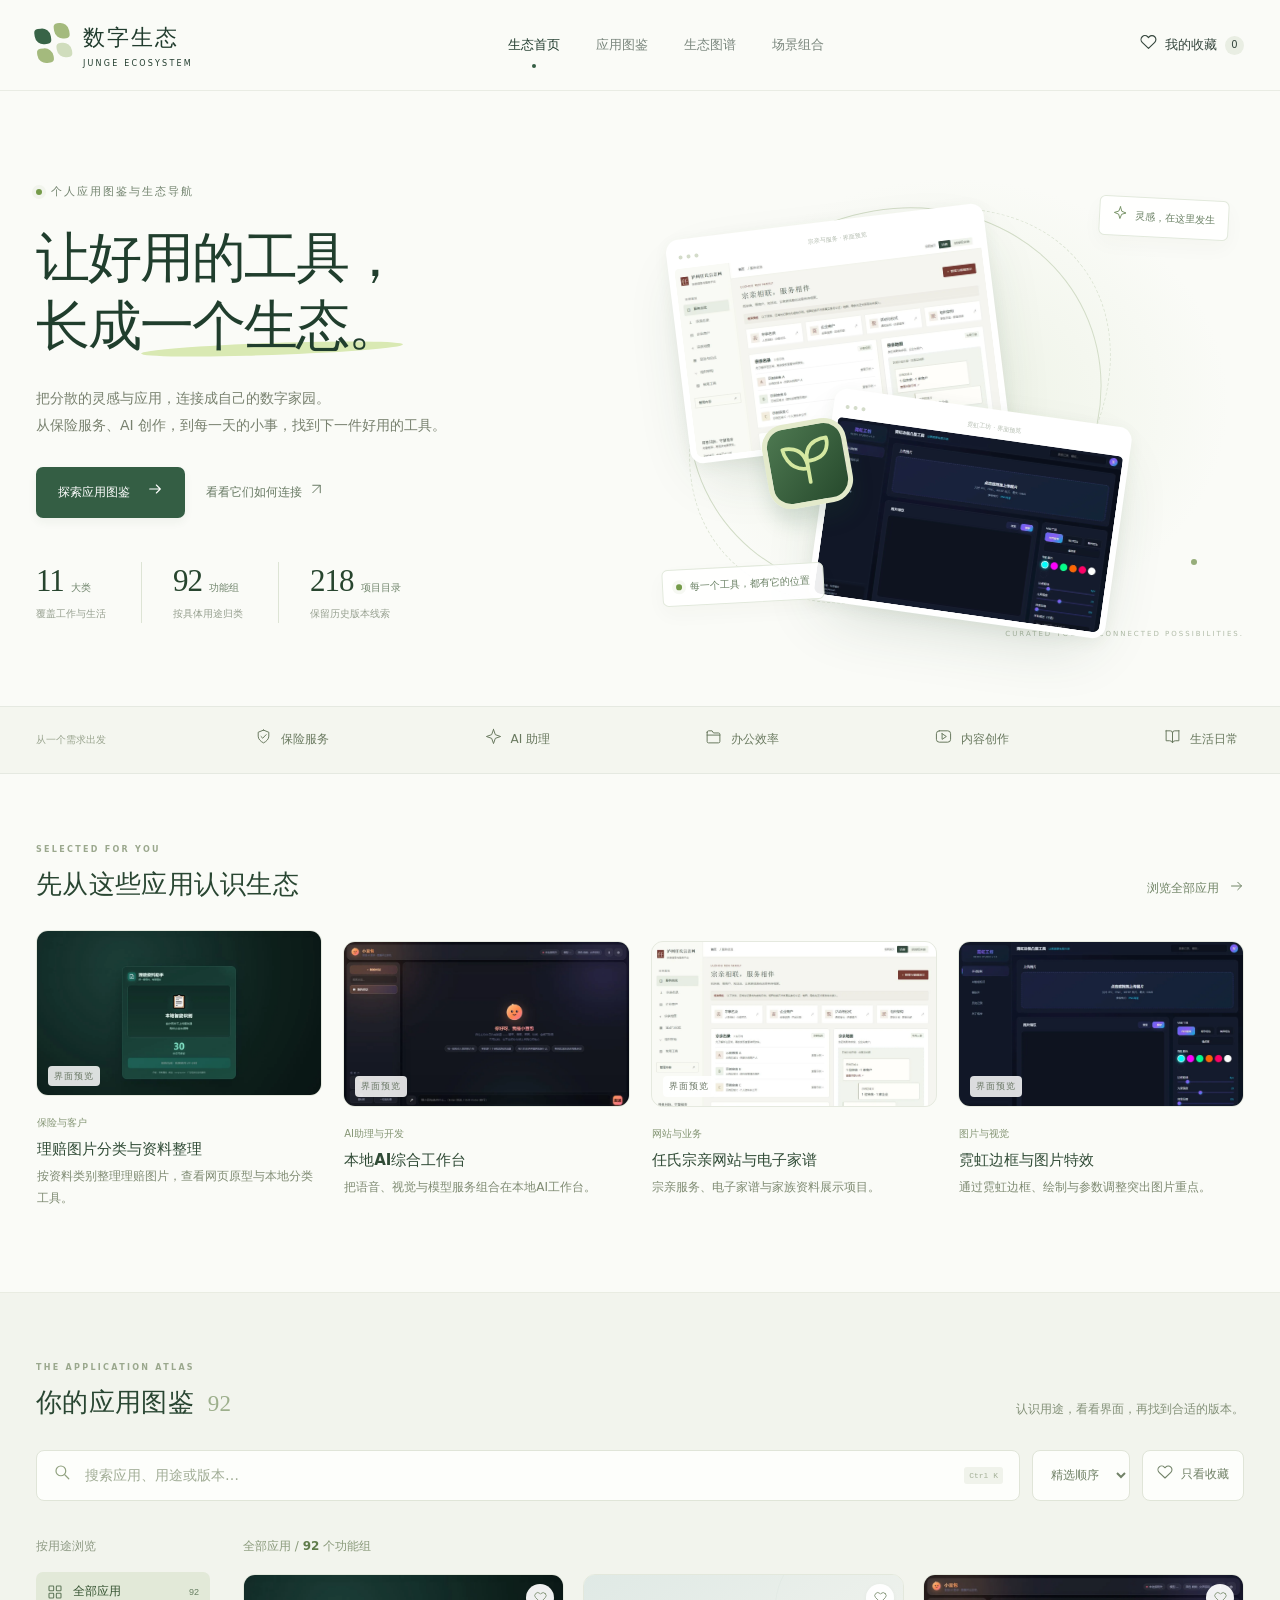
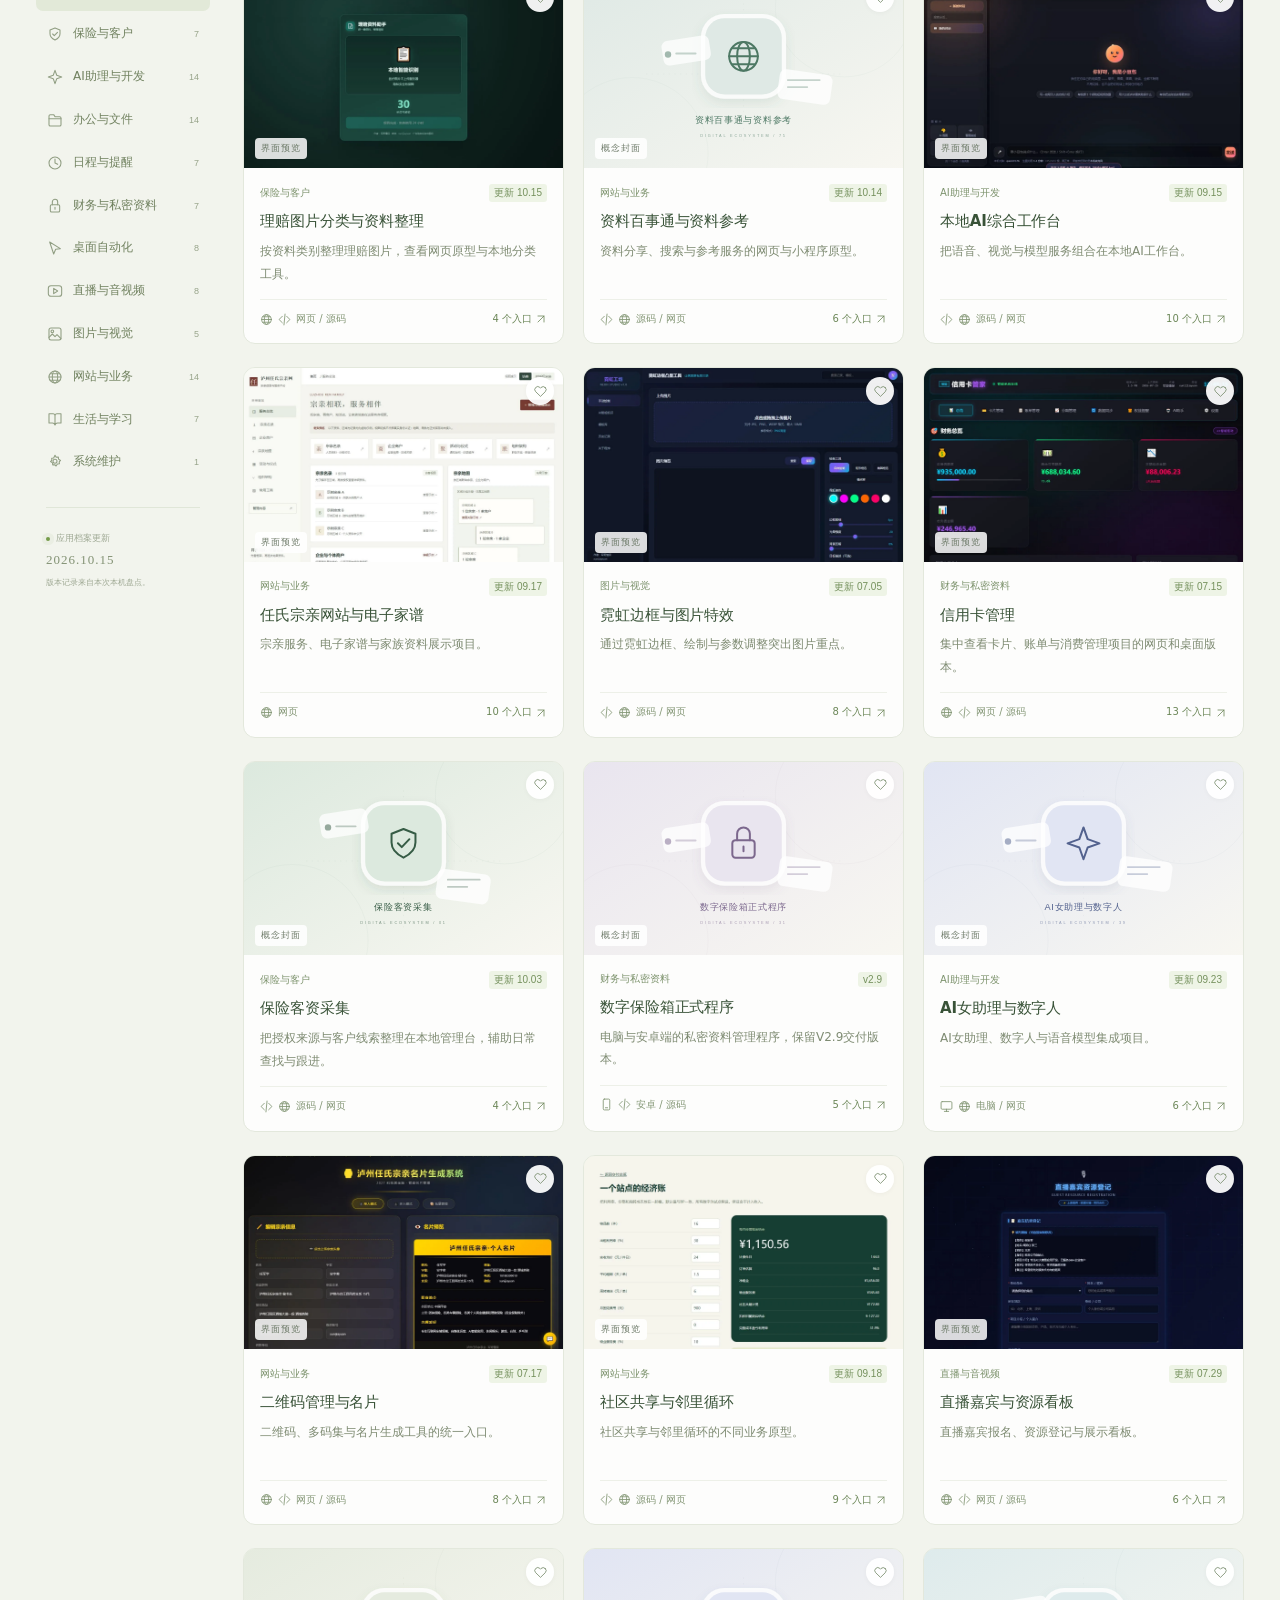
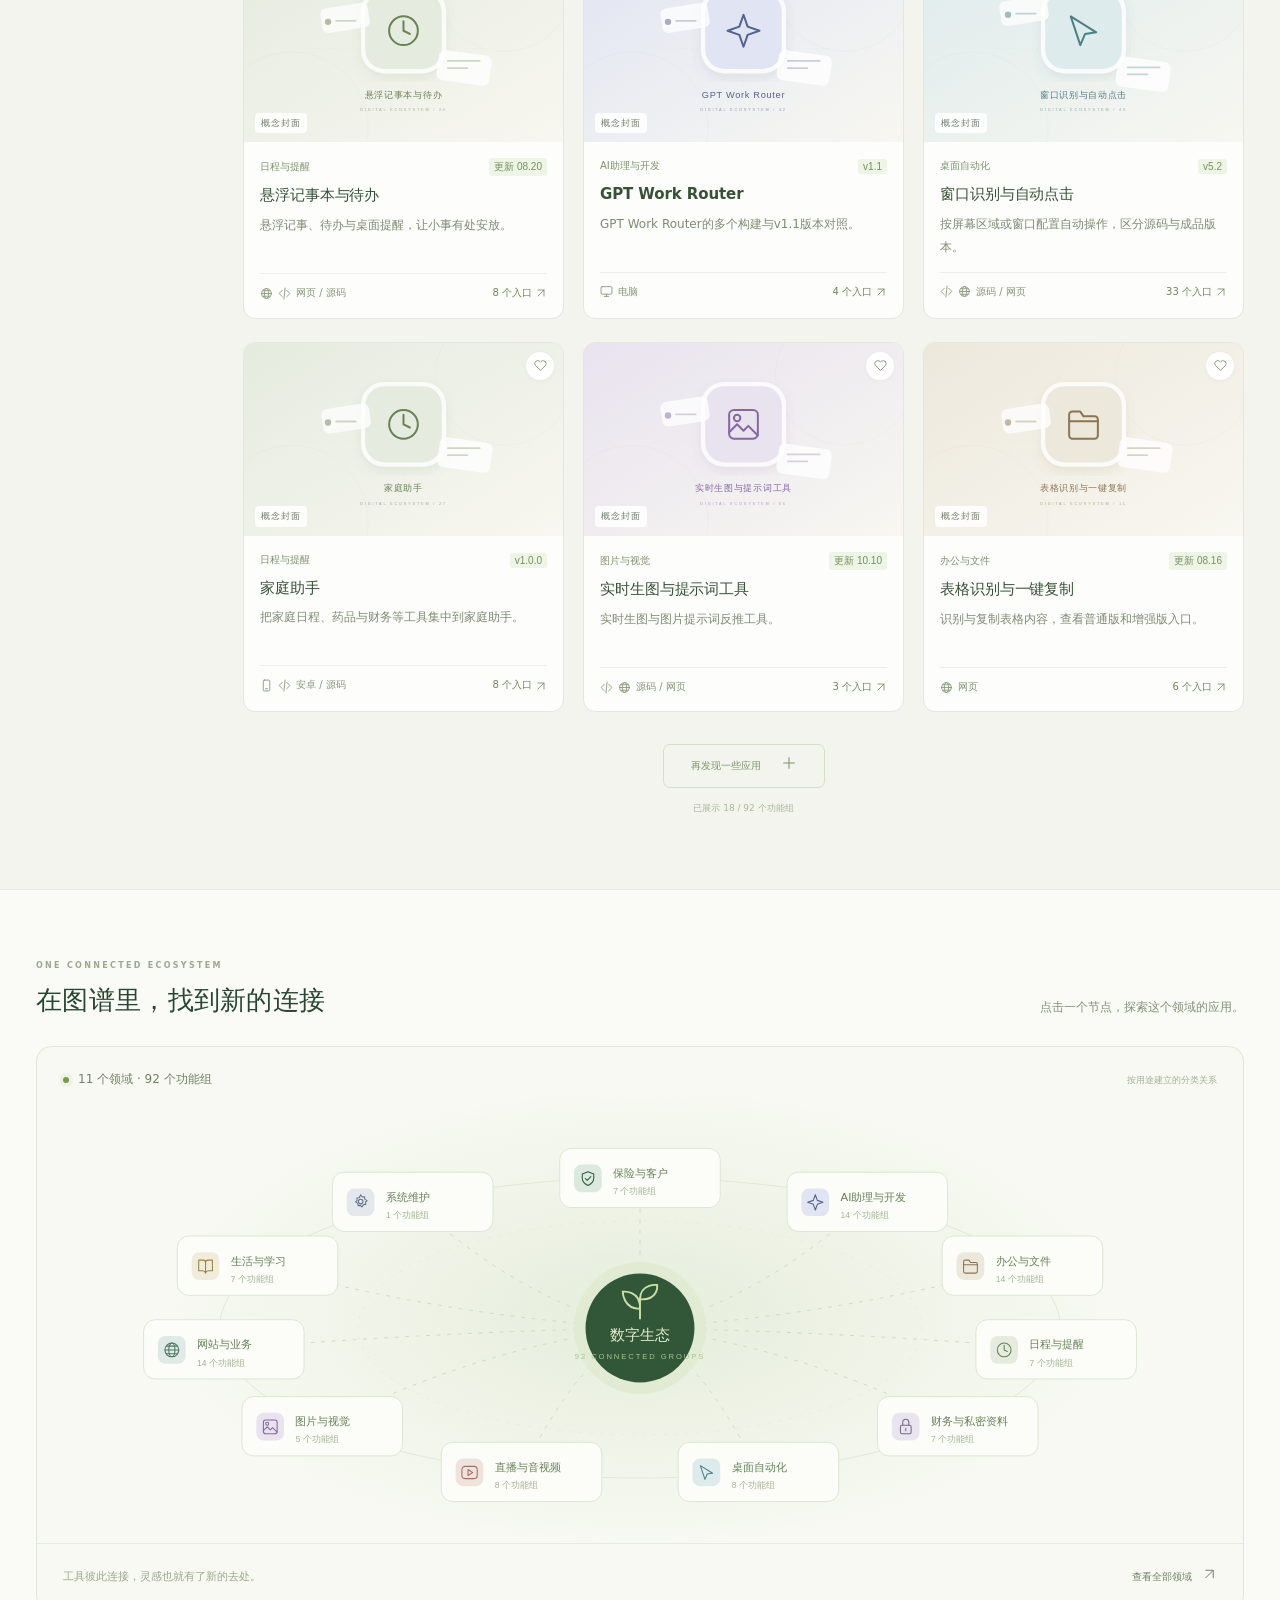
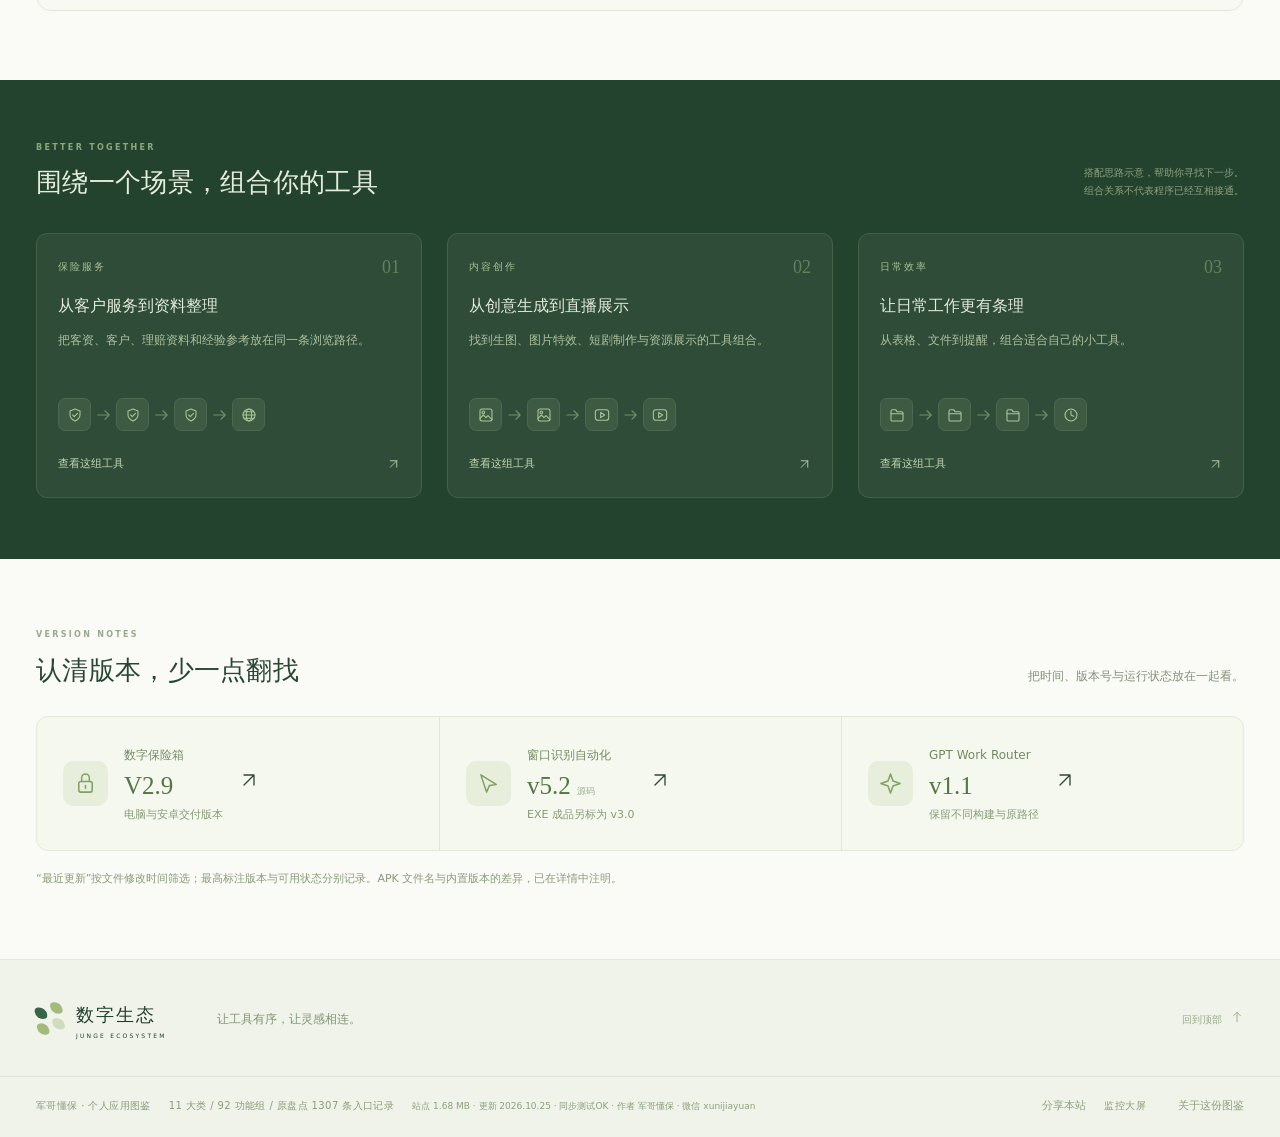
<file: index.html>
<!doctype html>
<html lang="zh-CN">
<head>
  <meta charset="utf-8">
  <meta name="viewport" content="width=device-width,initial-scale=1">
  <meta name="theme-color" content="#f7f8f3">
  <meta name="description" content="军哥懂保的数字生态应用图鉴。浏览11大类、92个功能组，查看真实界面预览、历史版本、用途与本机入口。">
  <meta name="keywords" content="数字生态,军哥懂保,应用图鉴,应用导航,AI工具,效率工具,版本记录">
  <meta name="author" content="军哥懂保">
  <meta name="robots" content="index,follow">
  <link rel="canonical" href="https://lzp5133084.github.io/digital-ecosystem/">
  <meta property="og:type" content="website">
  <meta property="og:site_name" content="数字生态 · 军哥懂保">
  <meta property="og:title" content="数字生态 · 让好用的工具长成一个生态">
  <meta property="og:description" content="11 大类、92 个功能组的个人应用图鉴：真实界面预览、历史版本、用途说明与生态关系。">
  <meta property="og:url" content="https://lzp5133084.github.io/digital-ecosystem/">
  <meta property="og:image" content="https://lzp5133084.github.io/digital-ecosystem/assets/share-cover.jpg">
  <meta property="og:image:width" content="1200">
  <meta property="og:image:height" content="630">
  <meta property="og:locale" content="zh_CN">
  <meta name="twitter:card" content="summary_large_image">
  <meta name="twitter:title" content="数字生态 · 让好用的工具长成一个生态">
  <meta name="twitter:description" content="11 大类、92 个功能组的个人应用图鉴：真实界面预览、历史版本、用途说明与生态关系。">
  <meta name="twitter:image" content="https://lzp5133084.github.io/digital-ecosystem/assets/share-cover.jpg">
  <title>数字生态 · 让工具彼此连接</title>
  <link rel="icon" href="assets/favicon.svg" type="image/svg+xml">
  <link rel="alternate icon" href="assets/favicon-32.png" type="image/png">
  <link rel="apple-touch-icon" href="assets/apple-touch-icon.png">
  <link rel="manifest" href="manifest.webmanifest">
  <link rel="preload" as="image" href="assets/preview-ren.webp" fetchpriority="high">
  <link rel="stylesheet" href="styles.css">
  <script type="application/ld+json">{"@context":"https://schema.org","@type":"WebSite","name":"数字生态 · 军哥懂保","alternateName":"JUNGE ECOSYSTEM","url":"https://lzp5133084.github.io/digital-ecosystem/","description":"11 大类、92 个功能组的个人应用图鉴，收录真实界面预览、历史版本与用途说明。","inLanguage":"zh-CN","author":{"@type":"Person","name":"军哥懂保"},"potentialAction":{"@type":"SearchAction","target":"https://lzp5133084.github.io/digital-ecosystem/?q={search_term_string}","query-input":"required name=search_term_string"}}</script>
  <script src="ecosystem-core.js" defer></script>
  <script src="app.js" defer></script>
</head>
<body>
<a class="skip-link" href="#library">跳到应用图鉴</a>
<header class="site-header">
  <div class="nav-wrap">
    <a class="brand" href="#home" aria-label="数字生态首页"><span class="brand-mark" aria-hidden="true"><i></i><i></i><i></i><i></i></span><span>数字生态<small>JUNGE ECOSYSTEM</small></span></a>
    <nav aria-label="主导航"><a class="nav-link active" href="#home">生态首页</a><a class="nav-link" href="#library">应用图鉴</a><a class="nav-link" href="#ecosystem">生态图谱</a><a class="nav-link" href="#scenes">场景组合</a></nav>
    <button class="favorites-nav" id="favoritesNav"><span data-icon="heart"></span>我的收藏 <span id="favoriteCount">0</span></button>
    <button class="mobile-menu" id="mobileMenu" aria-label="展开导航" aria-expanded="false"><span data-icon="menu"></span></button>
  </div>
</header>
<main>
<section class="hero wrap" id="home">
  <div class="hero-copy">
    <p class="eyebrow"><span class="living-dot"></span>个人应用图鉴与生态导航</p>
    <h1>让好用的工具，<br>长成<span>一个生态。</span></h1>
    <p class="hero-description">把分散的灵感与应用，连接成自己的数字家园。<br>从保险服务、AI 创作，到每一天的小事，找到下一件好用的工具。</p>
    <div class="hero-actions"><a class="button primary" href="#library">探索应用图鉴 <span data-icon="arrow-right"></span></a><a class="button text-button" href="#ecosystem">看看它们如何连接 <span data-icon="arrow-up-right"></span></a></div>
    <div class="hero-stats"><div><strong>11<span>大类</span></strong><small>覆盖工作与生活</small></div><div><strong>92<span>功能组</span></strong><small>按具体用途归类</small></div><div><strong>218<span>项目目录</span></strong><small>保留历史版本线索</small></div></div>
  </div>
  <div class="hero-art" aria-label="数字生态应用界面拼贴">
    <div class="orbit orbit-one"></div><div class="orbit orbit-two"></div><span class="orbit-dot dot-one"></span><span class="orbit-dot dot-two"></span>
    <div class="art-label label-top"><span data-icon="spark"></span>灵感，在这里发生</div>
    <div class="hero-window window-one"><div class="window-bar"><i></i><i></i><i></i><span>宗亲与服务 · 界面预览</span></div><img src="assets/preview-ren.webp" alt="泸州任氏宗亲网的服务总览界面" width="1400" height="900" fetchpriority="high" decoding="async"></div>
    <div class="hero-window window-two"><div class="window-bar"><i></i><i></i><i></i><span>霓虹工坊 · 界面预览</span></div><img src="assets/preview-neon.webp" alt="霓虹边框图片处理工具界面" width="1400" height="900" decoding="async"></div>
    <div class="eco-core"><svg viewBox="0 0 60 60" aria-hidden="true"><path d="M30 45V28M30 34C13 34 12 16 12 16s18-3 18 18ZM30 28C30 10 48 12 48 12s3 17-18 16Z" fill="none" stroke="currentColor" stroke-width="3" stroke-linecap="round" stroke-linejoin="round"/></svg></div>
    <div class="art-label label-bottom"><span class="living-dot"></span>每一个工具，都有它的位置</div><span class="art-caption">CURATED TOOLS. CONNECTED POSSIBILITIES.</span>
  </div>
</section>
<div class="category-ribbon"><div class="wrap"><span>从一个需求出发</span><button data-quick-category="cat1"><span data-icon="shield"></span>保险服务</button><button data-quick-category="cat2"><span data-icon="spark"></span>AI 助理</button><button data-quick-category="cat3"><span data-icon="folder"></span>办公效率</button><button data-quick-category="cat7"><span data-icon="play"></span>内容创作</button><button data-quick-category="cat10"><span data-icon="book"></span>生活日常</button></div></div>
<section class="section wrap" id="featured">
  <div class="section-heading"><div><p class="eyebrow">SELECTED FOR YOU</p><h2>先从这些应用认识生态</h2></div><a class="subtle-link" href="#library">浏览全部应用 <span data-icon="arrow-right"></span></a></div>
  <div class="featured-grid" id="featuredGrid"></div>
</section>
<section class="library-section" id="library">
  <div class="wrap">
    <div class="section-heading"><div><p class="eyebrow">THE APPLICATION ATLAS</p><h2>你的应用图鉴<span class="heading-count">92</span></h2></div><p class="section-note">认识用途，看看界面，再找到合适的版本。</p></div>
    <div class="library-tools"><label class="search-box"><span data-icon="search"></span><input type="search" id="searchInput" placeholder="搜索应用、用途或版本…" autocomplete="off" aria-label="搜索应用"><kbd aria-hidden="true">Ctrl K</kbd></label><select id="sortSelect" aria-label="应用排序"><option value="curated">精选顺序</option><option value="updated">最近更新</option><option value="name">名称排序</option></select><button class="tool-button" id="favoritesFilter" aria-pressed="false"><span data-icon="heart"></span><span>只看收藏</span></button></div>
    <div class="library-layout"><aside class="category-sidebar"><h3>按用途浏览</h3><div id="categoryNav"></div><div class="snapshot-note"><span class="living-dot"></span>应用档案更新<br><b>2026.10.15</b><p>版本记录来自本次本机盘点。</p></div></aside><div class="library-main"><div class="result-line"><p id="resultLabel" aria-live="polite">全部应用</p><button id="clearFilters" class="clear-filters" hidden>清除筛选 <span data-icon="close"></span></button></div><div class="app-grid" id="appGrid"></div><div class="empty-state" id="emptyState" hidden><span data-icon="search"></span><h3>暂时没有找到匹配的应用</h3><p>试试其他关键词，或清除筛选重新浏览。</p><button class="button secondary" id="emptyReset">查看全部应用</button></div><div class="load-more"><button class="button secondary" id="loadMore">再发现一些应用 <span data-icon="plus"></span></button><p id="loadedCount"></p></div></div></div>
  </div>
</section>
<section class="section wrap" id="ecosystem">
  <div class="section-heading"><div><p class="eyebrow">ONE CONNECTED ECOSYSTEM</p><h2>在图谱里，找到新的连接</h2></div><p class="section-note">点击一个节点，探索这个领域的应用。</p></div>
  <div class="ecosystem-panel"><div class="map-legend"><span class="living-dot"></span>11 个领域 · 92 个功能组 <small>按用途建立的分类关系</small></div><div class="ecosystem-map" id="ecosystemMap"></div><div class="map-footer"><span>工具彼此连接，灵感也就有了新的去处。</span><button class="subtle-link" id="mapAll">查看全部领域 <span data-icon="arrow-up-right"></span></button></div></div>
</section>
<section class="scenes-section" id="scenes"><div class="wrap"><div class="section-heading"><div><p class="eyebrow">BETTER TOGETHER</p><h2>围绕一个场景，组合你的工具</h2></div><p class="section-note">搭配思路示意，帮助你寻找下一步。<br>组合关系不代表程序已经互相接通。</p></div><div class="scenes-grid" id="scenesGrid"></div></div></section>
<section class="section wrap latest-section"><div class="section-heading"><div><p class="eyebrow">VERSION NOTES</p><h2>认清版本，少一点翻找</h2></div><p class="section-note">把时间、版本号与运行状态放在一起看。</p></div><div class="version-highlights"><button data-detail="vault"><span class="version-icon" data-icon="lock"></span><div><small>数字保险箱</small><h3>V2.9</h3><p>电脑与安卓交付版本</p></div><span data-icon="arrow-up-right"></span></button><button data-detail="autoclick"><span class="version-icon" data-icon="cursor"></span><div><small>窗口识别自动化</small><h3>v5.2 <em>源码</em></h3><p>EXE 成品另标为 v3.0</p></div><span data-icon="arrow-up-right"></span></button><button data-detail="router"><span class="version-icon" data-icon="spark"></span><div><small>GPT Work Router</small><h3>v1.1</h3><p>保留不同构建与原路径</p></div><span data-icon="arrow-up-right"></span></button></div><p class="version-footnote">“最近更新”按文件修改时间筛选；最高标注版本与可用状态分别记录。APK 文件名与内置版本的差异，已在详情中注明。</p></section>
</main>
<footer><div class="wrap footer-top"><a class="brand" href="#home"><span class="brand-mark" aria-hidden="true"><i></i><i></i><i></i><i></i></span><span>数字生态<small>JUNGE ECOSYSTEM</small></span></a><p>让工具有序，让灵感相连。</p><a href="#home" class="back-top">回到顶部 <span data-icon="arrow-up"></span></a></div><div class="wrap footer-bottom"><span>军哥懂保 · 个人应用图鉴</span><span>11 大类 / 92 功能组 / 原盘点 1307 条入口记录</span><span class="site-meta">站点 1.68 MB · 更新 2026.10.25 · 同步测试OK · 作者 军哥懂保 · 微信 xunijiayuan</span><button id="shareButton" class="footer-button">分享本站</button><a href="dashboard.html" class="footer-button" style="text-decoration:none">监控大屏</a><button id="aboutButton">关于这份图鉴</button></div></footer>
<dialog id="detailDialog" class="detail-dialog" aria-labelledby="detailTitle"><button class="dialog-close" id="closeDialog" aria-label="关闭详情"><span data-icon="close"></span></button><div id="detailContent"></div></dialog>
<dialog id="imageDialog" class="image-dialog" aria-label="应用界面大图"><button class="dialog-close" id="closeImage" aria-label="关闭大图"><span data-icon="close"></span></button><img id="largePreview" alt="应用界面预览大图"><p id="largeCaption"></p></dialog>
<div class="toast" id="toast" role="status"></div>
<button class="to-top" id="toTop" aria-label="回到顶部" hidden><span data-icon="arrow-up"></span></button>
<noscript><p class="noscript-note">本站需要开启 JavaScript 才能浏览应用图鉴。</p></noscript>
</body></html>
</file>
<file: styles.css>
@charset "UTF-8";
:root{--bg:#fafbf7;--paper:#fff;--ink:#213c2e;--text:#35463d;--muted:#7b877c;--green:#345e44;--dark:#173e2c;--lime:#d7e9a1;--line:#e5e9e1;--soft:#f0f3ec;--radius:16px;font-synthesis:none}*{box-sizing:border-box}html{scroll-behavior:smooth;scroll-padding-top:100px}body{margin:0;background:var(--bg);color:var(--text);font:14px/1.65 "Microsoft YaHei","PingFang SC",system-ui,sans-serif}button,input,select{font:inherit}a{color:inherit;text-decoration:none}button{cursor:pointer;color:inherit}button:disabled{cursor:default;opacity:.5}button,a,input,select{touch-action:manipulation}button{border:0}img{max-width:100%;display:block}svg.icon{width:20px;height:20px;fill:none;stroke:currentColor;stroke-width:1.6;stroke-linecap:round;stroke-linejoin:round;flex-shrink:0}button svg.icon,a svg.icon{pointer-events:none}[hidden]{display:none!important}:focus-visible{outline:3px solid #91ad66;outline-offset:4px}::selection{background:#d8e8b5}.wrap{max-width:1280px;padding:0 36px;margin:auto}.skip-link{position:fixed;top:-60px;left:20px;z-index:300;background:var(--green);color:white;padding:12px}.skip-link:focus{top:12px}.site-header{height:91px;background:rgba(250,251,247,.93);position:sticky;top:0;z-index:40;border-bottom:1px solid #e9ece4;backdrop-filter:blur(18px)}.nav-wrap{max-width:1350px;margin:auto;height:100%;padding:0 36px;display:flex;align-items:center;justify-content:space-between;gap:25px}.brand{display:flex;gap:12px;align-items:center;font-size:22px;font-weight:750;letter-spacing:2px;color:var(--ink);flex-shrink:0}.brand small{display:block;font-size:8px;font-weight:500;letter-spacing:2.2px;line-height:1.5;margin-top:1px}.brand-mark{width:35px;height:35px;display:grid;grid-template-columns:1fr 1fr;gap:4px;transform:rotate(-8deg)}.brand-mark i{background:#386447;border-radius:4px 9px 4px 9px}.brand-mark i:nth-child(2){background:#a4ba7d;transform:translateY(-3px)}.brand-mark i:nth-child(3){background:#a4ba7d}.brand-mark i:nth-child(4){background:#d0ddbd;transform:translateY(-3px)}nav{display:flex;gap:36px;align-items:center}.nav-link{color:#7b877e;font-size:13px;position:relative;white-space:nowrap}.nav-link.active,.nav-link:hover{color:var(--ink)}.nav-link.active:after{content:"";width:4px;height:4px;background:var(--green);border-radius:50%;position:absolute;bottom:-12px;left:calc(50% - 2px)}.favorites-nav{display:flex;align-items:center;gap:8px;background:transparent;padding:8px 0;font-size:13px}.favorites-nav>span:last-child{background:#e9eee3;min-width:19px;height:19px;border-radius:50%;display:flex;align-items:center;justify-content:center;font-size:10px}.favorites-nav svg{width:17px}.mobile-menu{display:none;background:transparent;padding:6px}.hero{display:grid;grid-template-columns:1.07fr 1fr;align-items:center;min-height:615px;padding-top:65px;padding-bottom:56px;position:relative}.eyebrow{display:flex;align-items:center;gap:9px;letter-spacing:2.5px;font-size:10px;font-weight:600;color:#71826d;margin:0 0 20px}.living-dot{width:6px;height:6px;border-radius:50%;background:#759b4a;display:inline-block;box-shadow:0 0 0 4px #8faa6b15;flex-shrink:0}.hero .eyebrow{letter-spacing:2px;font-size:11px}.hero h1{font-size:54px;font-weight:720;line-height:1.26;letter-spacing:-2px;margin:22px 0 25px;color:#203e2d}.hero h1 span{position:relative;white-space:nowrap;z-index:1}.hero h1 span:after{content:"";position:absolute;left:1px;right:-3px;bottom:2px;height:12px;border-radius:50%;background:#d9e9b3;z-index:-1;transform:rotate(-2deg)}.hero-description{font-size:13px;line-height:1.95;color:#7f8a7f;max-width:480px}.hero-actions{display:flex;align-items:center;gap:20px;margin-top:28px;flex-wrap:wrap}.button{border-radius:7px;display:inline-flex;align-items:center;justify-content:center;gap:17px;padding:13px 21px;font-size:12px;font-weight:550;border:1px solid transparent;transition:background .2s,transform .2s}.button:hover{transform:translateY(-2px)}.primary{background:var(--green);color:white;box-shadow:0 4px 10px #24462d0e}.primary:hover{background:#284c35}.button svg{width:16px;height:16px}.text-button{padding:10px 0;gap:7px;color:#687a64}.text-button svg{width:15px}.secondary{background:transparent;border:1px solid #d7ded1;color:#52704d}.secondary:hover{background:#edf2e7}.hero-stats{display:flex;gap:35px;margin-top:44px}.hero-stats>div+div{border-left:1px solid #dde4d5;padding-left:31px}.hero-stats strong{font:500 31px/1.2 Georgia,serif;color:#27452e;letter-spacing:-1px}.hero-stats strong span{font:10px "Microsoft YaHei",sans-serif;margin-left:7px;color:#70856c;letter-spacing:0}.hero-stats small{display:block;color:#97a090;font-size:10px;margin-top:7px}.hero-art{height:475px;position:relative;background:radial-gradient(ellipse at center,#e5eddb99,transparent 67%);isolation:isolate}.orbit{position:absolute;border:1px solid #d3ddc8;border-radius:50%;left:25px;top:45px;width:420px;height:380px;transform:rotate(-25deg)}.orbit-two{left:65px;top:10px;width:350px;height:460px;transform:rotate(52deg);border-style:dashed;border-color:#dde5d5}.orbit-dot{width:9px;height:9px;background:#96ad7a;border-radius:50%;position:absolute}.dot-one{left:80px;top:75px}.dot-two{right:47px;bottom:76px;width:6px;height:6px}.hero-window{position:absolute;background:white;border:6px solid white;box-shadow:0 25px 65px -20px #294d3733,0 4px 15px #3c613210;border-radius:13px;overflow:hidden;width:320px;transition:transform .5s}.window-one{top:55px;left:17px;transform:rotate(-7deg);z-index:2}.window-two{top:241px;left:160px;width:300px;transform:rotate(8deg);z-index:3}.window-one:hover{transform:rotate(-3deg) translateY(-4px)}.window-two:hover{transform:rotate(4deg) translateY(-4px)}.window-bar{height:23px;display:flex;align-items:center;gap:4px;padding:0 6px;background:#fff}.window-bar i{width:4px;height:4px;background:#d4dcca;border-radius:50%}.window-bar span{font-size:6px;color:#b2bbae;margin:auto}.hero-window img{border-radius:5px;width:100%;height:190px;object-fit:cover;object-position:top}.window-two img{height:178px}.art-label{display:flex;align-items:center;gap:8px;position:absolute;z-index:4;font-size:10px;box-shadow:0 8px 20px #31432b08;border:1px solid #e2e9dc;background:#ffffffec;padding:9px 13px;border-radius:6px;white-space:nowrap;color:#6a8064}.art-label svg{width:14px;height:14px;color:#738f62}.label-top{top:32px;right:15px;transform:rotate(3deg)}.label-bottom{bottom:38px;left:2px;transform:rotate(-3deg)}.eco-core{position:absolute;left:105px;top:255px;width:85px;height:85px;background:linear-gradient(135deg,#4e7951,#26492c);border:5px solid #e3eacb;border-radius:23px;transform:rotate(-10deg);z-index:5;box-shadow:0 15px 20px #1e4e2f26;color:#d5e8a1}.eco-core svg{width:100%;height:100%}.art-caption{position:absolute;bottom:0;right:0;color:#b0bba7;letter-spacing:2px;font-size:7px}.category-ribbon{border-top:1px solid var(--line);border-bottom:1px solid var(--line);padding:20px 0;background:#f4f6ef}.category-ribbon .wrap{display:flex;align-items:center;gap:38px;justify-content:space-between}.category-ribbon .wrap>span{font-size:10px;color:#9aa58f}.category-ribbon button{background:transparent;display:flex;gap:9px;align-items:center;color:#718067;font-size:11px;white-space:nowrap}.category-ribbon button:hover{color:#27442f}.category-ribbon svg{width:17px;height:17px;stroke-width:1.4}.section{padding-top:69px;padding-bottom:69px}.section-heading{display:flex;align-items:flex-end;justify-content:space-between;gap:25px;margin-bottom:28px}.section-heading .eyebrow{font-size:8px;letter-spacing:2.3px;margin-bottom:10px;color:#9ba88e}.section-heading h2{font-size:26px;line-height:1.4;letter-spacing:.3px;color:#294632;font-weight:650;margin:0}.subtle-link{background:none;padding:0;font-size:11px;display:inline-flex;align-items:center;gap:10px;color:#7c8c73}.subtle-link svg{width:15px}.subtle-link:hover{color:#274b33}.section-note{font-size:11px;color:#9ba390;margin:0;line-height:1.8}.featured-grid{display:grid;grid-template-columns:repeat(4,minmax(0,1fr));gap:21px}.feature-card{position:relative;text-align:left;padding:0;background:transparent;transition:transform .25s;min-width:0}.feature-card:hover{transform:translateY(-5px)}.feature-image{height:166px;overflow:hidden;border-radius:12px;position:relative;background:#e9ede2;border:1px solid #e5e9df}.feature-image img{width:100%;height:100%;object-fit:cover;object-position:top;transition:transform .5s}.feature-card:hover img{transform:scale(1.04)}.cover-caption{position:absolute;left:11px;bottom:9px;font-size:8px;letter-spacing:1px;border-radius:4px;background:#ffffffd9;padding:3px 6px;color:#6d7a68;backdrop-filter:blur(6px)}.feature-info{padding:14px 1px}.feature-info small{color:#93a089;font-size:9px}.feature-info h3{font-size:14px;line-height:1.5;margin:5px 0;color:#304b36;font-weight:600}.feature-info p{font-size:10px;color:#9ba18f;margin:0;line-height:1.8;display:-webkit-box;-webkit-line-clamp:2;-webkit-box-orient:vertical;overflow:hidden}.library-section{background:#f2f4ed;border-top:1px solid #e9ece2;border-bottom:1px solid #e5eadf;padding:68px 0 64px}.heading-count{font-family:Georgia,serif;font-weight:400;color:#9daf8c;margin-left:14px;font-size:23px}.library-tools{display:flex;gap:12px;margin:29px 0 35px;align-items:stretch}.search-box{display:flex;align-items:center;gap:12px;border:1px solid #e0e5d8;border-radius:8px;padding:11px 16px;background:#fdfefb;flex:1}.search-box svg{color:#90a17f;width:18px}.search-box input{outline:none;border:0;background:transparent;flex:1;min-width:0;font-size:12px;color:#496442}.search-box input::placeholder{color:#a1ad96}.search-box kbd{font-size:8px;background:#f0f3eb;padding:2px 5px;color:#a5b198;border-radius:3px}.library-tools select,.tool-button{background:#fdfefb;border:1px solid #e0e5d8;border-radius:8px;padding:10px 14px;font-size:11px;color:#718267}.tool-button{display:flex;align-items:center;gap:8px}.tool-button svg{width:16px}.tool-button[aria-pressed=true]{background:#e1ebd3;border-color:#b9cba3;color:#405f33}.library-layout{display:grid;grid-template-columns:174px 1fr;gap:33px}.category-sidebar h3{font-size:11px;font-weight:550;margin:1px 0 15px;color:#8f9b85}.category-item{display:flex;width:100%;align-items:center;gap:10px;text-align:left;background:transparent;font-size:11px;padding:10px 11px;border-radius:7px;margin-bottom:3px;color:#819176;transition:background .2s}.category-item svg{width:16px;height:16px;opacity:.75}.category-item span:last-child{margin-left:auto;font:9px Arial,sans-serif;opacity:.7}.category-item.active{background:#e2e9d8;color:#355331;font-weight:650}.category-item:hover{background:#e8edde}.snapshot-note{border-top:1px solid #e0e6d8;margin:25px 10px 0;padding-top:21px;font-size:9px;color:#9fa994;line-height:2}.snapshot-note .living-dot{margin-right:6px;width:4px;height:4px}.snapshot-note b{font:13px Georgia,serif;letter-spacing:1px;display:block;margin-top:5px;color:#839274}.snapshot-note p{font-size:8px;line-height:1.8}.result-line{display:flex;justify-content:space-between;align-items:center;margin:0 0 16px;min-height:22px}.result-line p{font-size:10px;margin:0;color:#8b9b7c}.result-line b{color:#607c4b;font-weight:600}.clear-filters{background:transparent;font-size:10px;display:flex;align-items:center;gap:5px;color:#8e9a83}.clear-filters svg{width:12px;height:12px}.app-grid{display:grid;grid-template-columns:repeat(3,minmax(0,1fr));gap:23px 19px}.app-card{background:#ffffffd9;border:1px solid #e3e8dc;border-radius:12px;overflow:hidden;position:relative;transition:transform .25s,box-shadow .25s;min-width:0}.app-card:hover{transform:translateY(-4px);box-shadow:0 10px 25px #45602b0d}.card-image-button{width:100%;padding:0;display:block;position:relative;background:#e8eddf;overflow:hidden;aspect-ratio:1.65}.card-image-button img{width:100%;height:100%;object-fit:cover;object-position:top;transition:transform .4s}.app-card:hover img{transform:scale(1.045)}.image-overlay{position:absolute;inset:0;background:#25422b80;display:flex;align-items:center;justify-content:center;gap:8px;color:white;font-size:11px;opacity:0;transition:opacity .2s}.card-image-button:hover .image-overlay,.card-image-button:focus-visible .image-overlay{opacity:1}.image-overlay svg{width:16px}.favorite-button{position:absolute;right:9px;top:9px;width:28px;height:28px;border-radius:50%;background:#ffffffef;display:flex;align-items:center;justify-content:center;color:#7d9071;box-shadow:0 1px 5px #0000000a;z-index:2}.favorite-button svg{width:13px;height:13px}.favorite-button.saved{color:#48703b;background:#e9f0dc}.favorite-button.saved svg{fill:#8eac61;stroke:#76964f}.card-body{padding:15px 15px 13px}.card-meta{display:flex;align-items:center;justify-content:space-between;gap:5px}.category-label{font-size:8px;color:#91a17f;overflow:hidden;white-space:nowrap;text-overflow:ellipsis}.version-pill{font:8px Arial,sans-serif;color:#75915d;background:#eef4e6;padding:2px 5px;border-radius:3px;white-space:nowrap}.card-title{margin:7px 0 6px;background:transparent;text-align:left;padding:0;font-size:13px;line-height:1.65;font-weight:650;letter-spacing:-.1px;color:#385237}.card-description{font-size:10px;line-height:1.9;color:#a0aa96;min-height:38px;margin:0;display:-webkit-box;-webkit-line-clamp:2;-webkit-box-orient:vertical;overflow:hidden}.card-bottom{display:flex;align-items:center;justify-content:space-between;border-top:1px solid #edf0e8;margin-top:13px;padding-top:11px;color:#a5b099;font-size:8px}.platform-list{display:flex;align-items:center;gap:5px}.platform-list svg{width:11px;height:11px}.card-bottom button{display:flex;align-items:center;gap:3px;font-size:8px;color:#799369;padding:0;background:transparent}.card-bottom button svg{width:12px;height:12px}.load-more{text-align:center;margin-top:32px}.load-more .button{font-size:10px;border-color:#d5dfcb;background:transparent;padding:10px 27px;color:#7e946c;gap:20px}.load-more p{font-size:9px;color:#abb59f;margin-top:13px}.empty-state{text-align:center;background:#f9fbf6;border:1px dashed #cedbbf;border-radius:12px;padding:55px 15px}.empty-state>svg{width:32px;height:32px;margin:auto;color:#9eb48b}.empty-state h3{font-size:17px;color:#607d4c}.empty-state p{font-size:12px;color:#9cae8d}.empty-state .button{margin-top:10px}.ecosystem-panel{border:1px solid #e0e7d8;border-radius:15px;overflow:hidden;background:radial-gradient(ellipse at 50% 48%,#e5eddb,transparent 55%),#f7f9f2}.map-legend{padding:23px 26px;display:flex;align-items:center;gap:9px;color:#708567;font-size:11px}.map-legend small{margin-left:auto;font-size:9px;color:#a3b096}.ecosystem-map{height:430px;position:relative;padding:0 12px}.ecosystem-map svg{width:100%;height:100%;overflow:visible}.map-node{cursor:pointer;outline:none}.map-node>rect{transition:fill .2s,stroke .2s}.map-node:hover>rect,.map-node:focus>rect{fill:#e4edd9;stroke:#8fac6d}.map-node text{pointer-events:none}.map-footer{padding:20px 26px;border-top:1px solid #e4eade;display:flex;justify-content:space-between;align-items:center;color:#9aa98f;font-size:10px}.map-footer .subtle-link{font-size:10px}.scenes-section{background:#24432f;color:#dde7d3;padding:61px 0}.scenes-section .eyebrow{color:#8ea77d}.scenes-section h2{color:#e5eedb}.scenes-section .section-note{color:#8da27e;font-size:10px}.scenes-grid{display:grid;grid-template-columns:repeat(3,minmax(0,1fr));gap:25px;margin-top:33px}.scene-card{background:#2e4c38;border:1px solid #446047;border-radius:11px;padding:23px 21px;text-align:left;color:#e3ecd9;transition:background .2s,transform .2s}.scene-card:hover{background:#365841;transform:translateY(-4px)}.scene-top{display:flex;justify-content:space-between;align-items:center}.scene-top>span:first-child{font-size:8px;letter-spacing:2px;color:#a9c195}.scene-top>span:last-child{font:18px Georgia,serif;color:#63825b}.scene-card h3{font-size:15px;font-weight:550;margin:15px 0 10px}.scene-card p{color:#99ae8d;font-size:10px;line-height:1.9;min-height:38px;margin:0}.scene-flow{display:flex;gap:4px;align-items:center;margin:23px 0;color:#abc59a}.scene-flow span{width:33px;height:33px;display:flex;align-items:center;justify-content:center;background:#3d5a43;border:1px solid #4c6851;border-radius:7px}.scene-flow span svg{width:16px}.scene-flow>svg{width:17px;color:#708f62}.scene-link{display:flex;align-items:center;justify-content:space-between;color:#c3d7b0;font-size:9px}.scene-link svg{width:13px}.version-highlights{display:grid;grid-template-columns:repeat(3,1fr);border:1px solid #e2e9da;border-radius:12px;background:#f5f8ee;overflow:hidden}.version-highlights>button{background:transparent;text-align:left;display:flex;align-items:center;gap:16px;padding:26px}.version-highlights>button+button{border-left:1px solid #e2e8d9}.version-highlights>button:hover{background:#edf3e2}.version-icon{background:#e7efdc;padding:11px;border-radius:10px;color:#82a167;display:flex}.version-icon svg{width:23px;height:23px}.version-highlights small{font-size:10px;color:#8da27a}.version-highlights h3{font:25px Georgia,serif;color:#567543;margin:6px 0}.version-highlights h3 em{font:9px "Microsoft YaHei",sans-serif;font-style:normal;color:#9cac8d}.version-highlights p{font-size:9px;color:#a8b39c;margin:0}.version-highlights>button>svg{margin-left:auto;width:15px;color:#a3b38f}.version-footnote{font-size:9px;color:#a6b19b;line-height:1.9;margin:18px 0 0}footer{background:#f0f3e9;border-top:1px solid #e5eadd}.footer-top{display:flex;align-items:center;padding-top:38px;padding-bottom:34px;gap:50px}.footer-top .brand{font-size:18px}.footer-top .brand small{font-size:6px}.footer-top .brand-mark{width:28px;height:28px}.footer-top p{font-size:11px;color:#9bab8f}.back-top{margin-left:auto;display:flex;align-items:center;gap:8px;font-size:10px;color:#9aab8b}.back-top svg{width:14px}.footer-bottom{display:flex;align-items:center;gap:26px;border-top:1px solid #e0e7d6;padding-top:20px;padding-bottom:22px;color:#a4b297;font-size:8px;letter-spacing:.4px}.footer-bottom button{margin-left:auto;background:transparent;font-size:9px;color:#8fa17f;padding:0}.detail-dialog,.image-dialog{border:0;padding:0;background:#fcfdf8;color:var(--text);box-shadow:0 20px 100px #18312544;max-width:1000px;width:calc(100% - 40px);border-radius:17px;max-height:90vh;overscroll-behavior:contain}.detail-dialog::backdrop,.image-dialog::backdrop{background:#142e25a6;backdrop-filter:blur(5px)}.dialog-close{position:absolute;top:16px;right:16px;width:33px;height:33px;display:flex;align-items:center;justify-content:center;background:#fffffff2;color:#4d654b;box-shadow:0 1px 8px #233b2910;border:1px solid #e2e9da;border-radius:50%;z-index:10}.dialog-close svg{width:17px}.detail-header{display:grid;grid-template-columns:44% 56%;border-bottom:1px solid #e5ebdc}.detail-visual{background:#e7eedf;position:relative;min-height:260px;padding:22px;display:flex;align-items:center}.detail-visual img{border-radius:8px;width:100%;max-height:255px;object-fit:contain;box-shadow:0 4px 20px #20402610}.enlarge-button{position:absolute;bottom:15px;right:15px;padding:6px 9px;background:#ffffffed;border-radius:5px;font-size:9px;color:#718467;display:flex;gap:7px;align-items:center}.enlarge-button svg{width:13px}.detail-intro{padding:38px 34px 28px}.detail-intro>.eyebrow{font-size:9px;margin-bottom:10px}.detail-intro h2{font-size:25px;line-height:1.5;margin:0 0 12px;color:#355535;padding-right:7px}.detail-intro p{font-size:12px;color:#849577;line-height:1.9}.detail-favorite{background:#edf3e5;border:1px solid #dde7d3;border-radius:5px;padding:7px 12px;display:flex;gap:8px;align-items:center;color:#789368;font-size:10px}.detail-favorite svg{width:14px}.detail-tabs{display:flex;align-items:center;gap:25px;padding:0 31px;border-bottom:1px solid #e5ebdd}.detail-tabs button{background:transparent;padding:17px 0 13px;color:#91a181;font-size:11px;border-bottom:2px solid transparent}.detail-tabs .active{border-color:#77955d;color:#527342}.detail-body{padding:25px 31px 31px}.detail-note{font-size:11px;line-height:1.8;color:#8b9b7d;background:#f1f5e9;border-radius:7px;padding:12px 16px;margin-bottom:18px}.branch-card{border:1px solid #e2ead9;border-radius:9px;padding:16px 18px;margin-bottom:12px;background:#fff}.branch-card-top{display:flex;align-items:center;gap:12px;margin-bottom:9px}.platform-pill{font-size:8px;color:#7f9b68;background:#edf4e3;border-radius:3px;padding:3px 6px}.branch-card-top time{margin-left:auto;color:#a4b096;font-size:9px}.branch-card h3{font-size:13px;line-height:1.7;font-weight:550;margin:4px 0;color:#59764b}.branch-version{font-size:10px;color:#7b965f;margin:7px 0}.status-note{font-size:10px;color:#a1ad94}.conflict-note{font-size:10px;color:#9c8555;background:#fbf6e7;padding:8px 11px;border-left:2px solid #d6bb76;margin:9px 0}.path-wrap{display:flex;gap:10px;margin:13px 0 0;align-items:flex-start}.local-path{font:9px/1.9 Consolas,"Microsoft YaHei",monospace;color:#a4af99;overflow-wrap:anywhere;flex:1;min-width:0}.copy-path{border:1px solid #e2e9d8;background:white;border-radius:4px;padding:4px 8px;font-size:8px;white-space:nowrap;color:#819a6b}.version-list{display:flex;flex-direction:column;gap:10px}.version-row{border:1px solid #e3eadc;border-radius:7px;padding:13px 15px;background:white}.version-row h4{font-size:12px;margin:0 0 5px;color:#607e4e;font-weight:550}.version-row p{font-size:10px;line-height:1.8;color:#9cac8c;margin:4px 0}.version-row .tags{display:flex;gap:6px;flex-wrap:wrap;margin-bottom:7px}.version-row .tags span{font-size:8px;color:#8aa16f;background:#f0f5e9;padding:2px 5px;border-radius:3px}.about-body{padding:35px 45px;font-size:13px;line-height:2;color:#829671}.about-body h2{color:#416538}.about-body li{margin-bottom:10px}.image-dialog{background:#eff4e8;max-width:1240px}.image-dialog>img{width:100%;max-height:82vh;object-fit:contain}.image-dialog>p{font-size:11px;color:#83996e;margin:12px 18px;text-align:center}.toast{position:fixed;bottom:30px;left:50%;transform:translate(-50%,20px);background:#2f5136;color:#ecf4df;box-shadow:0 8px 25px #23402933;padding:12px 22px;font-size:12px;border-radius:8px;z-index:300;opacity:0;pointer-events:none;transition:all .2s}.toast.show{opacity:1;transform:translate(-50%,0)}
@media(min-width:1500px){.wrap{max-width:1390px;padding-left:45px;padding-right:45px}.hero h1{font-size:61px}.hero{min-height:665px}.hero-art{height:510px;margin-left:15px}.hero-window.window-one{left:30px;width:350px;top:70px}.hero-window.window-two{left:180px;width:325px;top:270px}.hero-window img{height:210px}.hero-window.window-two img{height:195px}.eco-core{top:280px;left:130px}.hero-art .orbit{width:450px;height:420px}.hero-art .orbit-two{height:490px;width:390px}.feature-image{height:180px}.card-title{font-size:14px}.card-description{font-size:11px}.card-body{padding:17px}.app-grid{gap:24px 22px}.hero-description{font-size:14px}.category-ribbon button{font-size:12px}}
@media(max-width:1100px){.wrap{padding-left:28px;padding-right:28px}.nav-wrap{padding:0 28px}nav{gap:20px}.hero h1{font-size:46px}.hero{grid-template-columns:1.05fr 1fr;min-height:580px}.hero-art{transform:scale(.85);transform-origin:center center;margin-left:-15px;width:470px}.hero-stats{gap:22px}.hero-stats>div+div{padding-left:20px}.hero-stats strong{font-size:27px}.category-ribbon .wrap{gap:20px}.category-ribbon .wrap>span{display:none}.library-layout{grid-template-columns:155px 1fr;gap:23px}.app-grid{grid-template-columns:repeat(2,minmax(0,1fr))}.featured-grid{gap:17px}.feature-image{height:137px}.feature-info h3{font-size:12px}.section-heading h2{font-size:23px}.version-highlights>button{padding:22px 17px;gap:12px}.version-icon{padding:9px}.version-icon svg{width:19px}.version-highlights p{font-size:8px}.hero-description{font-size:12px}.hero-actions{gap:14px}.hero-actions .button{font-size:11px}.hero-actions .text-button{font-size:10px}}
@media(max-width:800px){.site-header{height:75px}.nav-wrap{padding:0 22px}.brand{font-size:19px}.brand-mark{width:30px;height:30px}.brand small{font-size:6px}nav{position:absolute;top:74px;left:0;right:0;background:#f8faf3;display:none;padding:24px;box-shadow:0 6px 10px #38522b08;justify-content:center;border-bottom:1px solid #dfe7d5}nav.open{display:flex}.mobile-menu{display:block}.favorites-nav{margin-left:auto;font-size:11px}.favorites-nav>svg{width:15px}.nav-wrap{gap:20px}.hero{display:block;padding-top:45px;padding-bottom:30px;min-height:auto}.hero-copy{position:relative;z-index:3}.hero h1{font-size:43px;letter-spacing:-1px}.hero-description br{display:none}.hero-description{max-width:480px;font-size:12px}.hero-art{margin:10px auto 0;transform:scale(.84);height:405px;transform-origin:center top}.hero-stats{margin-top:30px;gap:30px}.hero-stats>div+div{padding-left:26px}.category-ribbon{padding:17px 0;overflow:auto}.category-ribbon .wrap{gap:24px;justify-content:flex-start;min-width:680px}.category-ribbon button{font-size:10px}.section{padding-top:45px;padding-bottom:45px}.featured-grid{grid-template-columns:repeat(2,1fr);gap:16px 20px}.feature-image{height:auto;aspect-ratio:1.7}.feature-info{padding:12px 1px}.feature-info h3{font-size:14px}.feature-info p{font-size:10px}.section-heading{margin-bottom:24px;align-items:center}.section-heading h2{font-size:22px}.section-heading .section-note{max-width:200px;font-size:9px}.section-heading .subtle-link{font-size:9px}.library-section{padding:45px 0}.library-tools{flex-wrap:wrap;margin-bottom:24px;gap:8px}.search-box{flex-basis:100%}.library-tools select{flex:1}.tool-button{font-size:10px}.library-layout{display:block}.category-sidebar{margin-bottom:20px}.category-sidebar h3,.snapshot-note{display:none}#categoryNav{display:flex;overflow:auto;gap:5px;padding-bottom:8px;scrollbar-width:thin}.category-item{white-space:nowrap;width:auto;padding:8px 12px;margin:0;font-size:10px}.category-item svg{width:14px}.category-item span:last-child{margin-left:5px}.app-grid{gap:16px}.card-title{font-size:13px}.card-description{font-size:10px}.ecosystem-map{height:340px;overflow-x:auto;overflow-y:hidden;padding:0}.ecosystem-map>svg{min-width:800px}.map-legend{font-size:9px;padding:20px 20px}.map-legend small{display:none}.map-footer{padding:15px 18px;font-size:8px;gap:10px}.map-footer .subtle-link{font-size:8px;white-space:nowrap}.scenes-section{padding:44px 0}.scenes-grid{grid-template-columns:1fr;gap:13px}.scene-card{padding:21px 24px;position:relative}.scene-card p{min-height:0;max-width:450px}.scene-flow{margin:20px 0}.scene-link{font-size:10px}.version-highlights{grid-template-columns:1fr}.version-highlights>button+button{border-left:0;border-top:1px solid #e2e8d9}.version-highlights>button{padding:22px 26px}.version-highlights small{font-size:11px}.version-highlights p{font-size:10px}.footer-top{gap:24px;flex-wrap:wrap}.footer-top p{font-size:10px}.footer-bottom{gap:12px;flex-wrap:wrap;font-size:7px}.footer-bottom span:nth-child(2){display:none}.detail-header{display:block}.detail-visual{min-height:auto;padding:23px}.detail-visual img{max-height:220px;box-shadow:none}.detail-intro{padding:22px 25px}.detail-intro h2{font-size:22px}.detail-tabs{padding:0 25px}.detail-body{padding:20px 20px 25px}.detail-dialog{width:calc(100% - 22px);max-height:94vh}.dialog-close{top:12px;right:12px}.detail-intro p{font-size:11px}.branch-card-top{flex-wrap:wrap;gap:5px}.branch-card-top time{font-size:8px}.branch-card{padding:13px 14px}.branch-card h3{font-size:12px}.path-wrap{gap:7px}.local-path{font-size:8px}.about-body{padding:25px;font-size:12px}.detail-note{font-size:10px}.hero-art .label-top{right:30px}.section-heading .eyebrow{font-size:7px}.hero-window.window-two{left:145px}.heading-count{font-size:21px}}
@media(max-width:480px){.wrap{padding-left:20px;padding-right:20px}.nav-wrap{padding:0 20px;gap:12px}.favorites-nav{gap:5px;font-size:0}.favorites-nav>span:last-child{font-size:9px}.brand{gap:9px}.hero{overflow:hidden}.hero h1{font-size:38px}.hero .eyebrow{font-size:9px}.hero-description{font-size:11px}.hero-actions{gap:17px;margin-top:23px}.hero-actions .button{font-size:10px;padding:12px 16px}.hero-actions .text-button{font-size:9px;padding:10px 0;gap:3px}.hero-stats{gap:19px}.hero-stats>div+div{padding-left:18px}.hero-stats strong{font-size:27px}.hero-stats strong span{font-size:8px;margin-left:5px}.hero-stats small{font-size:8px}.hero-art{width:460px;left:50%;margin-left:-230px;transform:scale(.69);height:345px;margin-top:30px;margin-bottom:-35px}.featured-grid{gap:14px}.feature-info h3{font-size:12px}.feature-info small{font-size:8px}.feature-info p{font-size:9px}.feature-image{border-radius:9px}.section-heading h2{font-size:20px}.section-heading .section-note{display:none}.app-grid{gap:14px 10px}.card-body{padding:11px 11px 10px}.card-title{font-size:12px;margin:7px 0 5px}.card-description{font-size:9px;min-height:34px}.category-label{font-size:7px}.version-pill{font-size:7px}.card-bottom{font-size:7px;gap:4px;margin-top:10px;padding-top:9px;flex-wrap:wrap}.card-bottom button{font-size:7px}.platform-list{gap:3px}.platform-list svg{width:10px}.favorite-button{width:24px;height:24px;right:7px;top:7px}.favorite-button svg{width:11px}.cover-caption{font-size:6px;left:7px;bottom:6px;padding:2px 4px}.result-line p{font-size:9px}.footer-top{gap:15px}.footer-top p{display:none}.footer-top .brand{font-size:17px}.back-top{font-size:9px}.branch-card-top time{margin-left:0;width:100%;margin-top:3px}.version-row h4{font-size:11px}.scene-card h3{font-size:14px}}
@media(prefers-reduced-motion:reduce){html{scroll-behavior:auto}*,*:before,*:after{transition:none!important;animation:none!important}}

/* Keep Chinese labels and version records comfortable to read. */
.hero-description{font-size:14px;color:#78816f}.category-ribbon button{font-size:12px;color:#69795f}.section-note{font-size:12px;color:#839078}.subtle-link{font-size:12px;color:#718567}.feature-info small{font-size:10px;color:#849574}.feature-info h3{font-size:15px}.feature-info p{font-size:12px;color:#7f8b73}.search-box input{font-size:14px}.library-tools select,.tool-button{font-size:12px}.category-item{font-size:12px;color:#718260}.category-sidebar h3{font-size:12px}.result-line p{font-size:12px}.category-label{font-size:10px;color:#7c926c}.version-pill{font-size:10px}.card-title{font-size:15px}.card-description{font-size:12px;min-height:46px;color:#7e8b72}.card-body{padding:16px}.card-bottom{font-size:10px;color:#849776}.card-bottom button{font-size:10px;color:#6c8758}.card-bottom svg{width:13px;height:13px}.cover-caption{font-size:9px}.scene-card p{font-size:12px;color:#afc29f;min-height:46px}.scene-card h3{font-size:16px}.scene-link{font-size:11px}.scene-top>span:first-child{font-size:10px}.version-highlights small{font-size:12px;color:#748a62}.version-highlights p{font-size:11px;color:#879a76}.version-footnote{font-size:11px;color:#899a78}.map-legend{font-size:12px}.map-footer{font-size:11px}.footer-top p{font-size:12px;color:#829674}.footer-bottom{font-size:10px;color:#899c7b}.footer-bottom button{font-size:11px}.detail-intro p{font-size:13px;color:#7b8e6d}.detail-tabs button{font-size:13px}.detail-note{font-size:12px;color:#7b8e6d}.branch-card h3{font-size:15px}.branch-version,.status-note{font-size:12px;color:#849572}.branch-card-top time{font-size:11px;color:#92a37d}.platform-pill{display:inline-flex;align-items:center;gap:4px;font-size:10px}.platform-pill svg.icon{width:14px;height:14px}.conflict-note{font-size:12px}.local-path{font-size:11px;color:#91a17f}.copy-path{font-size:10px}.detail-favorite{font-size:12px}.version-row h4{font-size:14px}.version-row p{font-size:12px}.version-row .tags span{font-size:10px}
@media(max-width:800px){.hero-description{font-size:13px}.category-ribbon button{font-size:11px}.feature-info h3{font-size:14px}.feature-info p{font-size:11px}.card-title{font-size:14px}.card-description{font-size:11px;min-height:42px}.card-bottom{font-size:9px}.card-bottom button{font-size:9px}.section-heading .section-note{font-size:10px}.category-item{font-size:11px}.detail-intro p{font-size:12px}.branch-card h3{font-size:14px}.local-path{font-size:10px}.branch-card-top time{font-size:10px}.map-legend{font-size:10px}.map-footer{font-size:9px}.footer-bottom{font-size:9px}}
@media(max-width:480px){.hero-description{font-size:12px}.card-body{padding:12px}.card-title{font-size:13px}.card-description{font-size:11px;min-height:42px}.category-label{font-size:9px}.version-pill{font-size:9px}.cover-caption{font-size:8px}.card-bottom{font-size:9px}.card-bottom button{font-size:9px}.feature-info p{font-size:10px}.feature-info h3{font-size:13px}.feature-info small{font-size:9px}.detail-tabs button{font-size:12px}.branch-card h3{font-size:13px}.status-note,.branch-version{font-size:11px}.conflict-note{font-size:11px}.local-path{font-size:10px}.scene-card p{font-size:12px}}

/* 2026.10 优化：站点信息、分享入口、回到顶部与细节打磨 */
.footer-bottom{gap:18px}
.footer-bottom .site-meta{font-size:9px;color:#8ba07c;letter-spacing:0}
.footer-bottom #shareButton{margin-left:auto}
.footer-bottom #aboutButton{margin-left:14px}
.footer-bottom #shareButton:hover,.footer-bottom #aboutButton:hover{color:#405f3c;text-decoration:underline}
.footer-bottom button{transition:color .2s}
.site-header{transition:box-shadow .25s,background .25s}
.site-header.scrolled{box-shadow:0 6px 22px #2c442a12}
.detail-share{background:transparent;border:1px solid #dde7d3;border-radius:5px;padding:7px 12px;display:inline-flex;gap:8px;align-items:center;color:#789368;font-size:12px;margin-left:8px;transition:background .2s}
.detail-share:hover{background:#f1f6e9}
.detail-share svg{width:14px;height:14px}
.to-top{position:fixed;right:28px;bottom:28px;width:44px;height:44px;border-radius:50%;background:#2f5136;color:#e8f1dc;display:flex;align-items:center;justify-content:center;box-shadow:0 10px 24px #23402938;z-index:60;transition:transform .2s,background .2s}
.to-top:hover{transform:translateY(-3px);background:#3b6144}
.to-top svg{width:18px;height:18px}
.noscript-note{margin:24px auto;max-width:640px;padding:14px 18px;border:1px solid #dce5d2;background:#f1f5e9;border-radius:8px;color:#71856b;font-size:13px;text-align:center}
.app-card:focus-within{box-shadow:0 10px 25px #45602b14}
@media(max-width:800px){.footer-bottom{gap:8px 14px}.footer-bottom .site-meta{font-size:8px}.footer-bottom #shareButton{margin-left:0}.footer-bottom #aboutButton{margin-left:auto}.to-top{right:16px;bottom:16px;width:40px;height:40px}.to-top svg{width:16px;height:16px}.detail-share{font-size:11px;padding:6px 10px}}
.detail-actions{display:flex;gap:8px;flex-wrap:wrap;align-items:center}.detail-actions .detail-share{margin-left:0}
</file>
